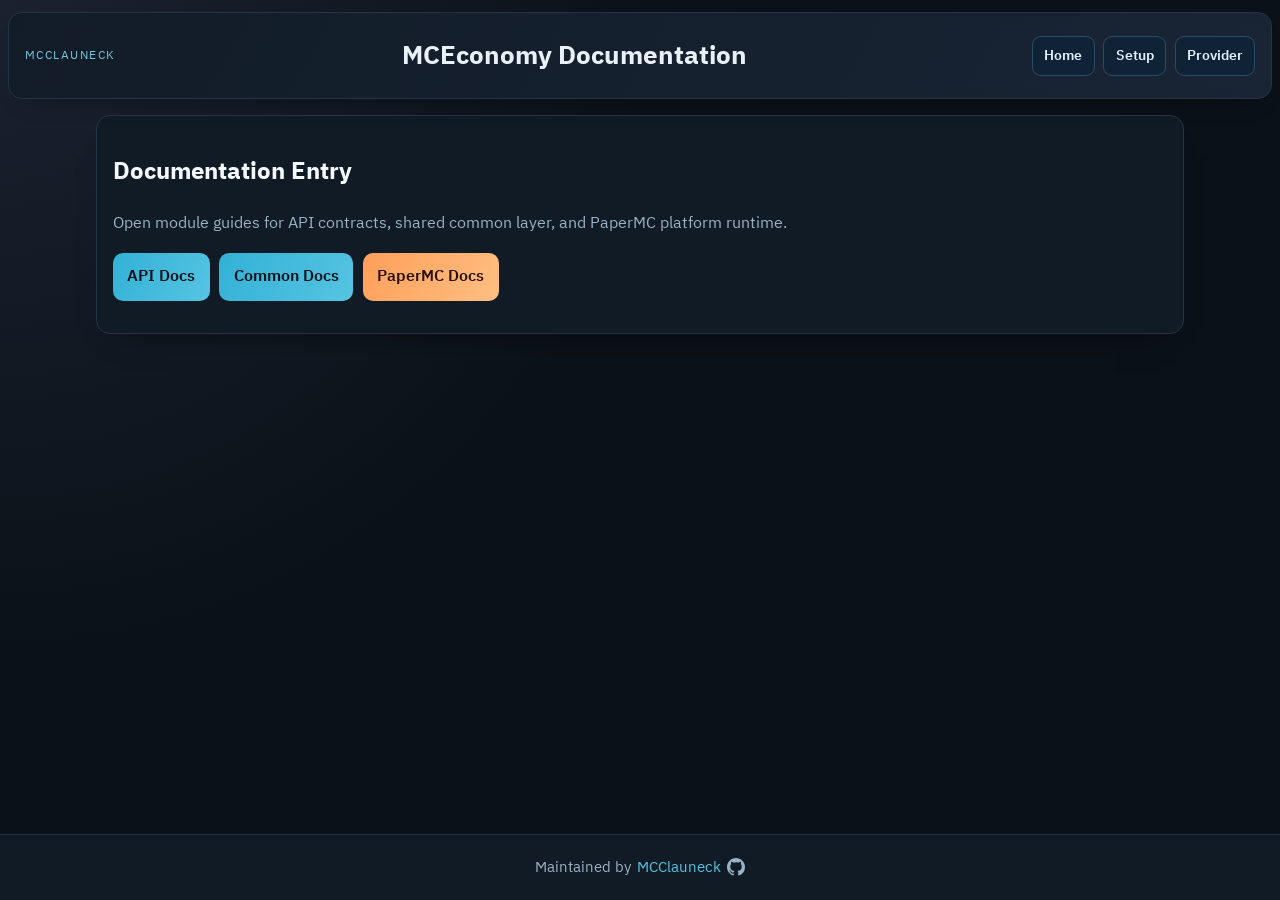
<file: docs/index.html>
<!DOCTYPE html>
<html lang="en">
<head>
  <meta charset="UTF-8" />
  <meta name="viewport" content="width=device-width, initial-scale=1.0" />
  <title>Plugin Docs</title>
  <link rel="stylesheet" href="./css/shared/main.css" />
  <link rel="stylesheet" href="./css/partial/header.css" />
  <link rel="stylesheet" href="./css/partial/footer.css" />
</head>
<body>
  <div id="site-header"></div>

  <main>
    <section class="card">
      <h2>Documentation Entry</h2>
      <p>Open module guides for API contracts, shared common layer, and PaperMC platform runtime.</p>
      <div class="nav-row">
        <a class="button" href="./api/index.html">API Docs</a>
        <a class="button" href="./common/index.html">Common Docs</a>
        <a class="button alt" href="./platforms/papermc/index.html">PaperMC Docs</a>
      </div>
    </section>
  </main>

  <div id="site-footer"></div>

  <script>
    const loadPartial = async (id, path) => {
      const host = document.getElementById(id);
      if (!host) return;
      const res = await fetch(path);
      host.innerHTML = await res.text();
    };

    loadPartial("site-header", "./partial/header.html");
    loadPartial("site-footer", "./partial/footer.html");
  </script>
</body>
</html>
</file>
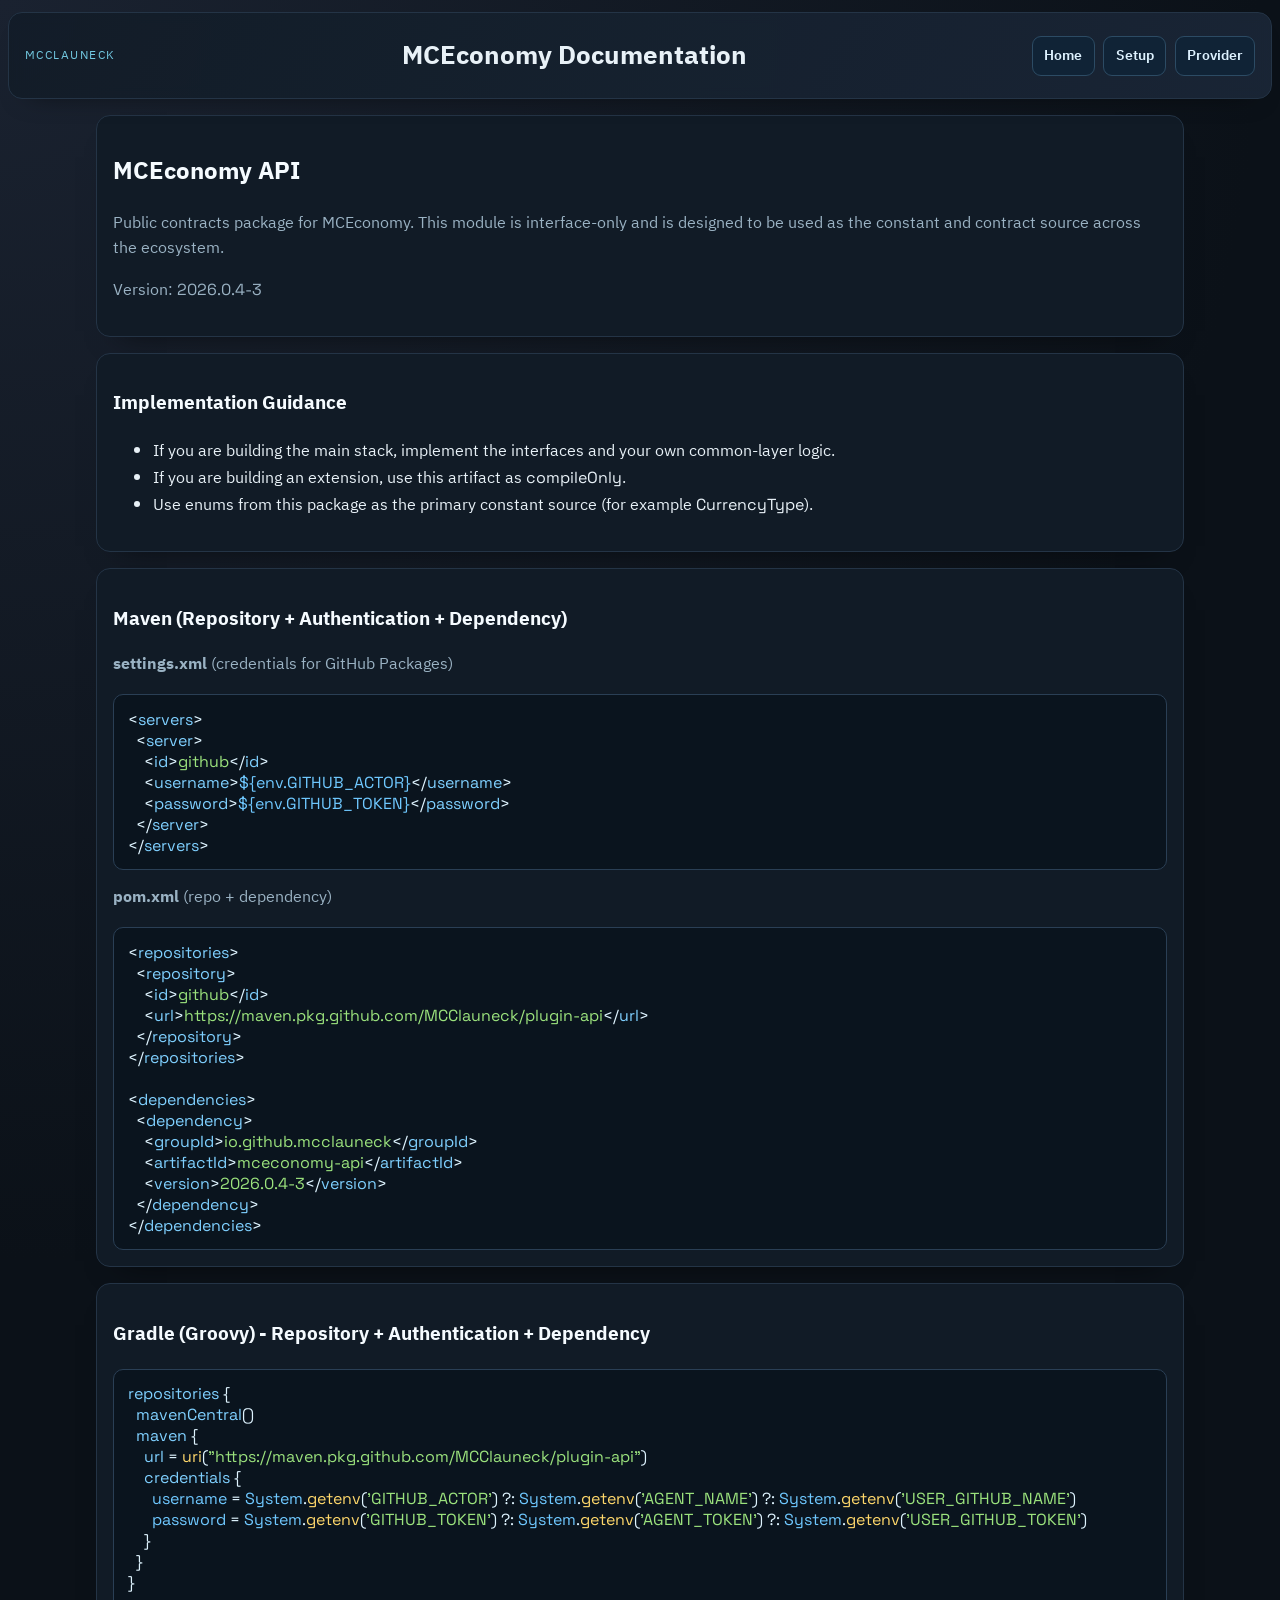
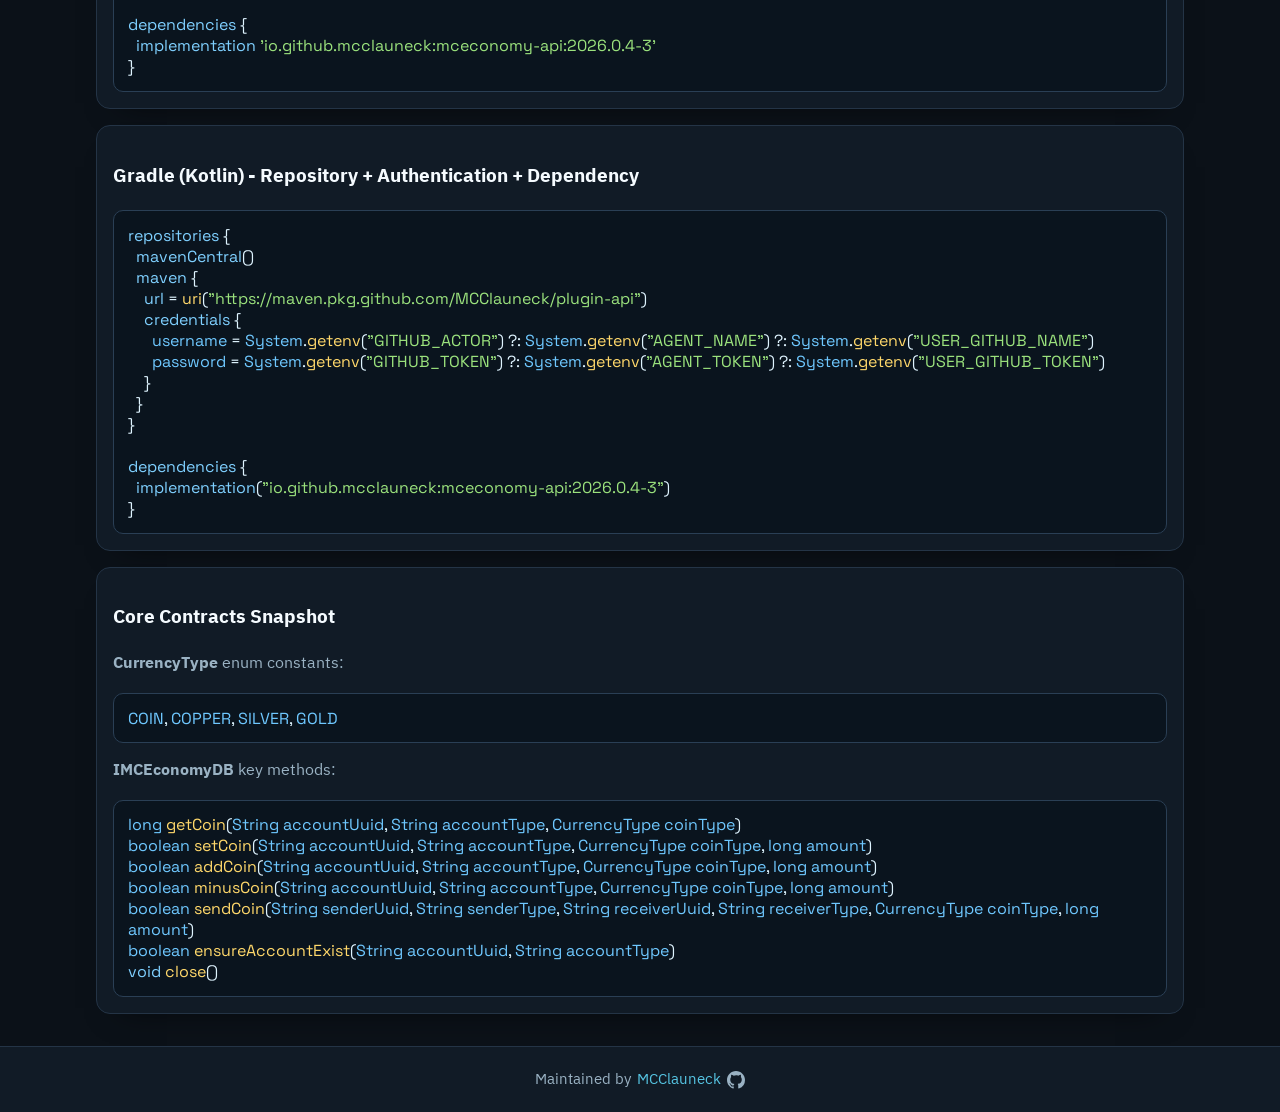
<file: docs/api/index.html>
<!DOCTYPE html>
<html lang="en">
<head>
  <meta charset="UTF-8" />
  <meta name="viewport" content="width=device-width, initial-scale=1.0" />
  <title>MCEconomy API Docs</title>
  <link rel="stylesheet" href="../css/shared/main.css" />
  <link rel="stylesheet" href="../css/partial/header.css" />
  <link rel="stylesheet" href="../css/partial/footer.css" />
</head>
<body>
  <div id="site-header"></div>

  <main>
    <section class="card">
      <h2>MCEconomy API</h2>
      <p>
        Public contracts package for MCEconomy. This module is interface-only and
        is designed to be used as the constant and contract source across the
        ecosystem.
      </p>
      <p>Version: <code>2026.0.4-3</code></p>
    </section>

    <section class="card">
      <h3>Implementation Guidance</h3>
      <ul>
        <li>If you are building the main stack, implement the interfaces and your own common-layer logic.</li>
        <li>If you are building an extension, use this artifact as <code>compileOnly</code>.</li>
        <li>Use enums from this package as the primary constant source (for example <code>CurrencyType</code>).</li>
      </ul>
    </section>

    <section class="card">
      <h3>Maven (Repository + Authentication + Dependency)</h3>
      <p><strong>settings.xml</strong> (credentials for GitHub Packages)</p>
      <pre><code>&lt;servers&gt;
  &lt;server&gt;
    &lt;id&gt;github&lt;/id&gt;
    &lt;username&gt;${env.GITHUB_ACTOR}&lt;/username&gt;
    &lt;password&gt;${env.GITHUB_TOKEN}&lt;/password&gt;
  &lt;/server&gt;
&lt;/servers&gt;</code></pre>

      <p><strong>pom.xml</strong> (repo + dependency)</p>
      <pre><code>&lt;repositories&gt;
  &lt;repository&gt;
    &lt;id&gt;github&lt;/id&gt;
    &lt;url&gt;https://maven.pkg.github.com/MCClauneck/plugin-api&lt;/url&gt;
  &lt;/repository&gt;
&lt;/repositories&gt;

&lt;dependencies&gt;
  &lt;dependency&gt;
    &lt;groupId&gt;io.github.mcclauneck&lt;/groupId&gt;
    &lt;artifactId&gt;mceconomy-api&lt;/artifactId&gt;
    &lt;version&gt;2026.0.4-3&lt;/version&gt;
  &lt;/dependency&gt;
&lt;/dependencies&gt;</code></pre>
    </section>

    <section class="card">
      <h3>Gradle (Groovy) - Repository + Authentication + Dependency</h3>
      <pre><code>repositories {
  mavenCentral()
  maven {
    url = uri("https://maven.pkg.github.com/MCClauneck/plugin-api")
    credentials {
      username = System.getenv('GITHUB_ACTOR') ?: System.getenv('AGENT_NAME') ?: System.getenv('USER_GITHUB_NAME')
      password = System.getenv('GITHUB_TOKEN') ?: System.getenv('AGENT_TOKEN') ?: System.getenv('USER_GITHUB_TOKEN')
    }
  }
}

dependencies {
  implementation 'io.github.mcclauneck:mceconomy-api:2026.0.4-3'
}</code></pre>
    </section>

    <section class="card">
      <h3>Gradle (Kotlin) - Repository + Authentication + Dependency</h3>
      <pre><code>repositories {
  mavenCentral()
  maven {
    url = uri("https://maven.pkg.github.com/MCClauneck/plugin-api")
    credentials {
      username = System.getenv("GITHUB_ACTOR") ?: System.getenv("AGENT_NAME") ?: System.getenv("USER_GITHUB_NAME")
      password = System.getenv("GITHUB_TOKEN") ?: System.getenv("AGENT_TOKEN") ?: System.getenv("USER_GITHUB_TOKEN")
    }
  }
}

dependencies {
  implementation("io.github.mcclauneck:mceconomy-api:2026.0.4-3")
}</code></pre>
    </section>

    <section class="card">
      <h3>Core Contracts Snapshot</h3>
      <p><strong>CurrencyType</strong> enum constants:</p>
      <pre><code>COIN, COPPER, SILVER, GOLD</code></pre>


      <p><strong>IMCEconomyDB</strong> key methods:</p>
      <pre><code>long getCoin(String accountUuid, String accountType, CurrencyType coinType)
boolean setCoin(String accountUuid, String accountType, CurrencyType coinType, long amount)
boolean addCoin(String accountUuid, String accountType, CurrencyType coinType, long amount)
boolean minusCoin(String accountUuid, String accountType, CurrencyType coinType, long amount)
boolean sendCoin(String senderUuid, String senderType, String receiverUuid, String receiverType, CurrencyType coinType, long amount)
boolean ensureAccountExist(String accountUuid, String accountType)
void close()</code></pre>
    </section>
  </main>

  <div id="site-footer"></div>

  <script>
    const loadPartial = async (id, path) => {
      const host = document.getElementById(id);
      if (!host) return;
      const res = await fetch(path);
      host.innerHTML = await res.text();
    };

    loadPartial("site-header", "../partial/header.html");
    loadPartial("site-footer", "../partial/footer.html");
  </script>
  <script src="../js/highlight.js"></script>
</body>
</html>
</file>
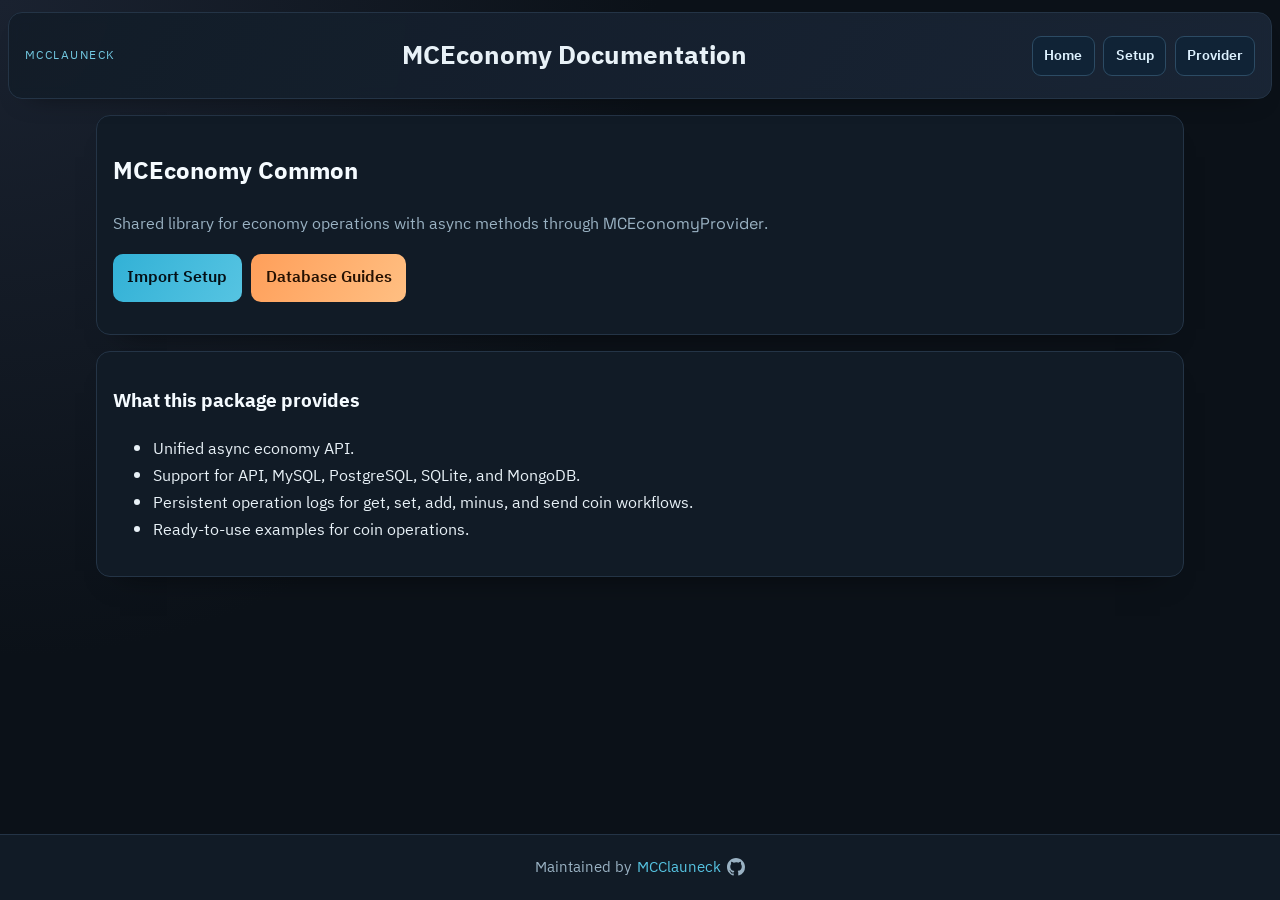
<file: docs/common/index.html>
<!DOCTYPE html>
<html lang="en">
<head>
  <meta charset="UTF-8" />
  <meta name="viewport" content="width=device-width, initial-scale=1.0" />
  <title>MCEconomy Common Docs</title>
  <link rel="stylesheet" href="../css/shared/main.css" />
  <link rel="stylesheet" href="../css/partial/header.css" />
  <link rel="stylesheet" href="../css/partial/footer.css" />
</head>
<body>
  <div id="site-header"></div>

  <main>
    <section class="card">
      <h2>MCEconomy Common</h2>
      <p>
        Shared library for economy operations with async methods through
        <code>MCEconomyProvider</code>.
      </p>
      <div class="nav-row">
        <a class="button" href="./import/index.html">Import Setup</a>
        <a class="button alt" href="./db/index.html">Database Guides</a>
      </div>
    </section>

    <section class="card">
      <h3>What this package provides</h3>
      <ul>
        <li>Unified async economy API.</li>
        <li>Support for API, MySQL, PostgreSQL, SQLite, and MongoDB.</li>
        <li>Persistent operation logs for get, set, add, minus, and send coin workflows.</li>
        <li>Ready-to-use examples for coin operations.</li>
      </ul>
    </section>
  </main>

  <div id="site-footer"></div>

  <script>
    const loadPartial = async (id, path) => {
      const host = document.getElementById(id);
      if (!host) return;
      const res = await fetch(path);
      host.innerHTML = await res.text();
    };

    loadPartial("site-header", "../partial/header.html");
    loadPartial("site-footer", "../partial/footer.html");
  </script>
</body>
</html>
</file>
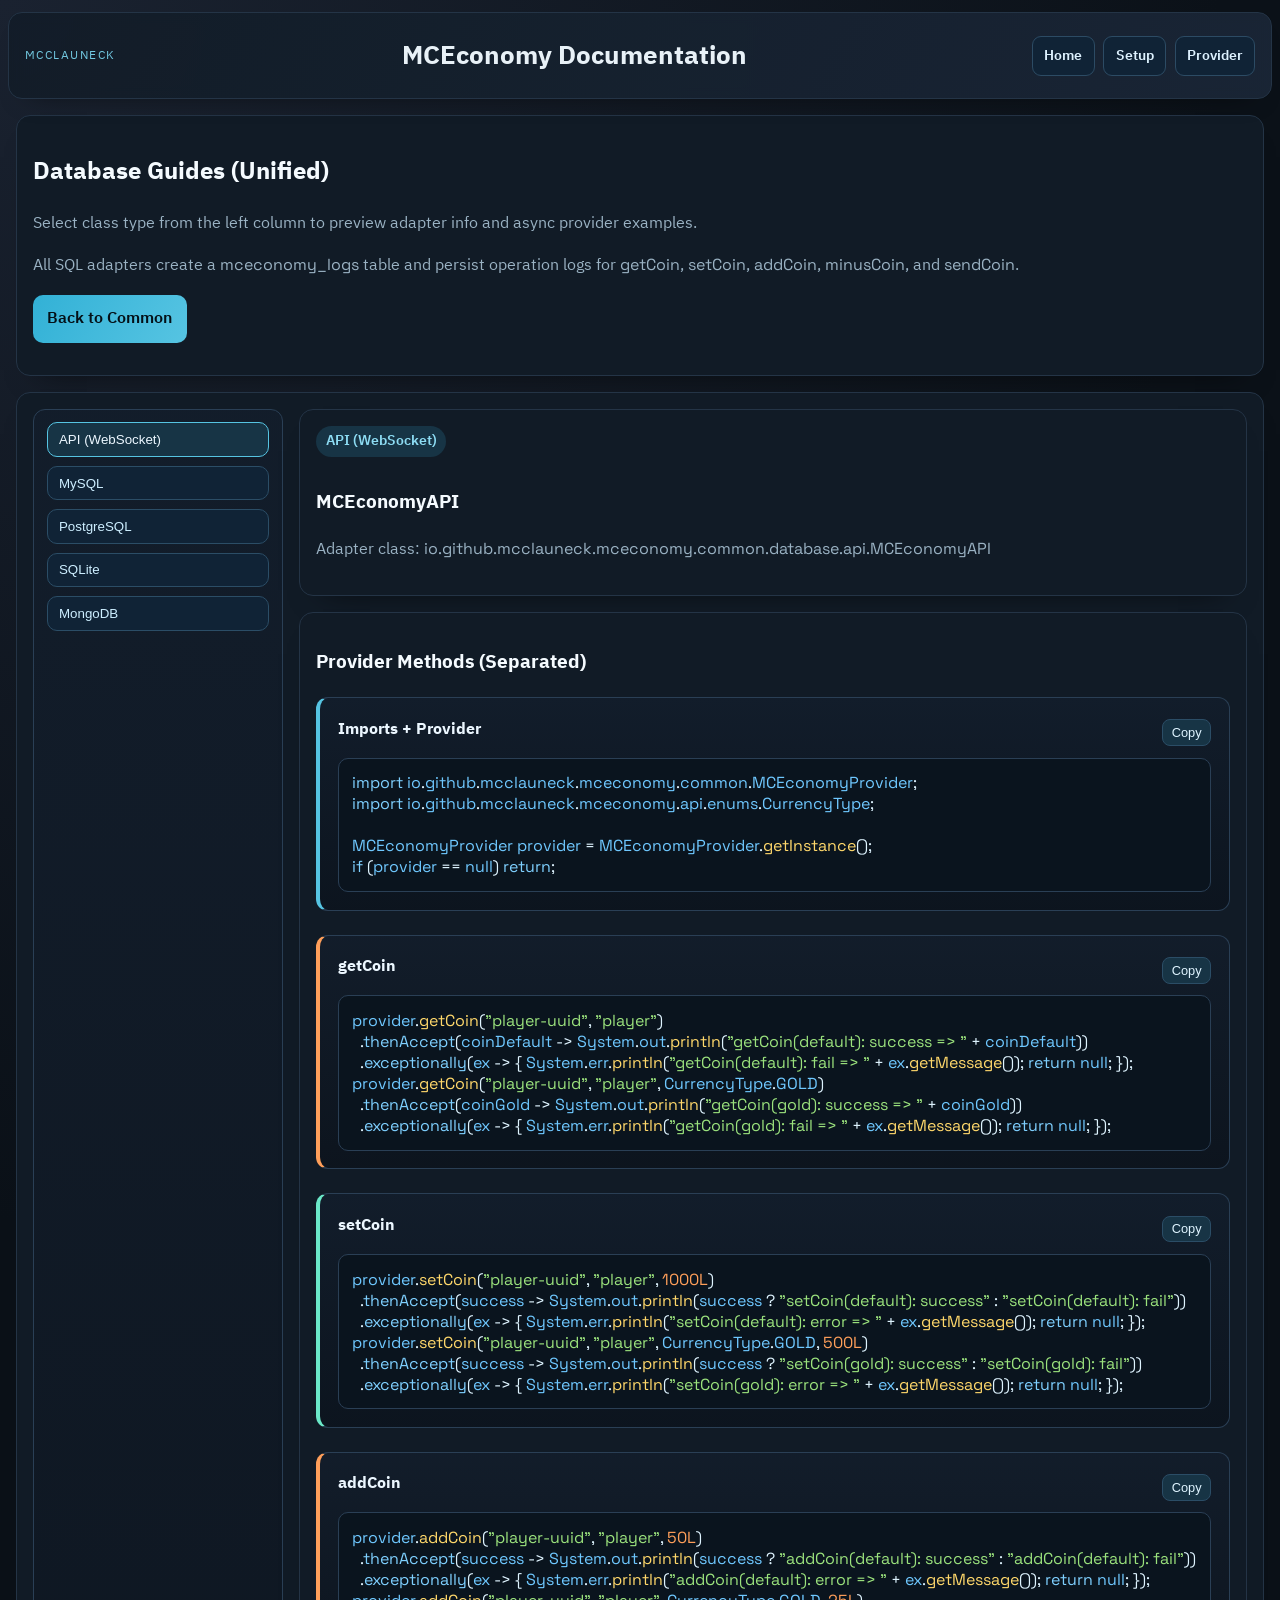
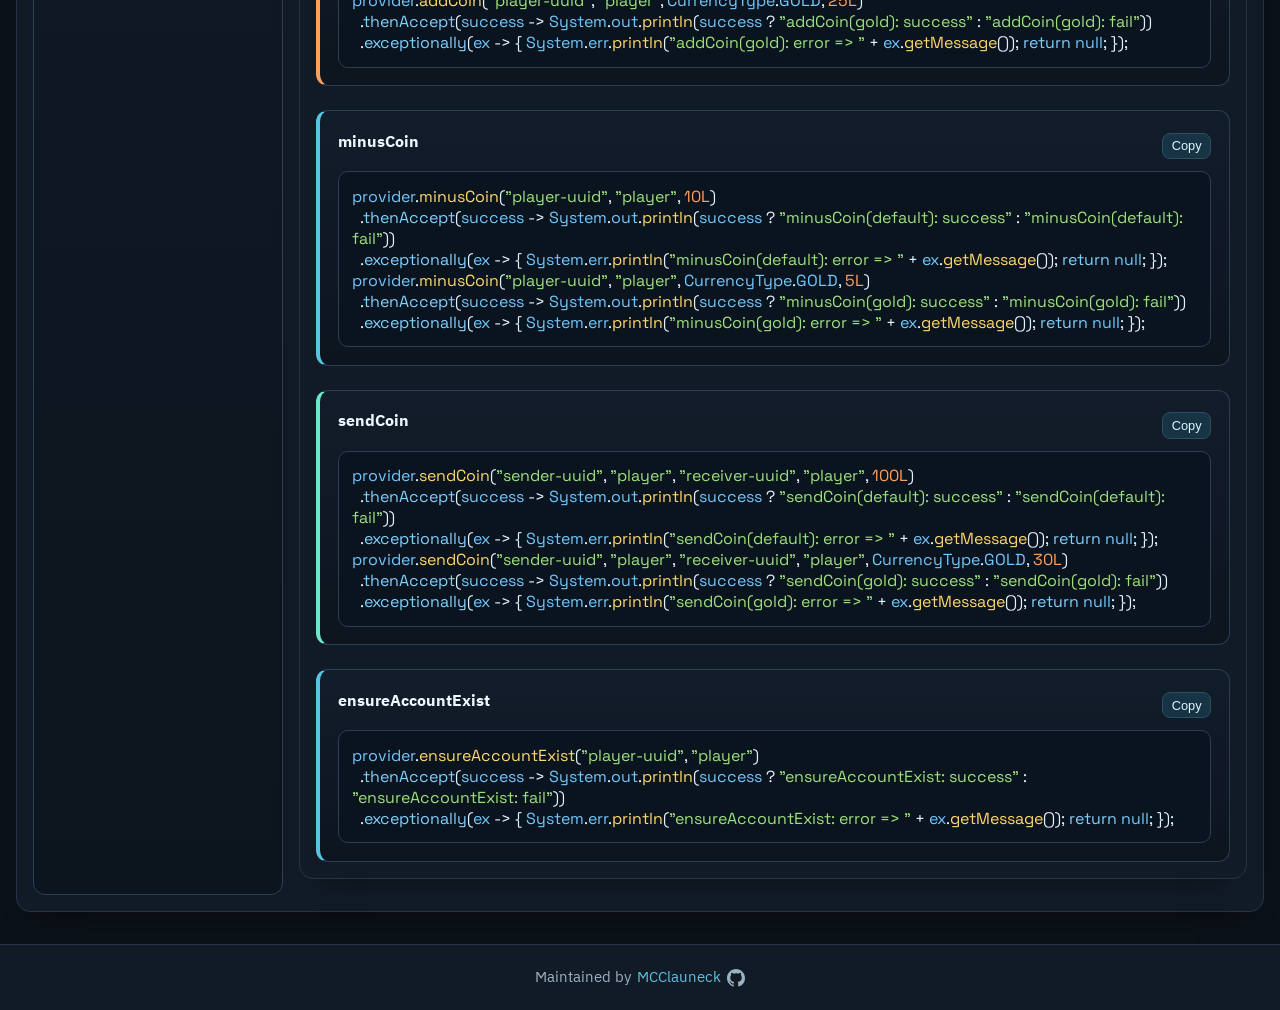
<file: docs/common/db/index.html>
<!DOCTYPE html>
<html lang="en">
<head>
  <meta charset="UTF-8" />
  <meta name="viewport" content="width=device-width, initial-scale=1.0" />
  <title>DB Guide</title>
  <link rel="stylesheet" href="../../css/shared/main.css" />
  <link rel="stylesheet" href="../../css/partial/header.css" />
  <link rel="stylesheet" href="../../css/partial/footer.css" />
  <link rel="stylesheet" href="../../css/db/db.css" />
</head>
<body class="db-page">
  <div id="site-header"></div>

  <main>
    <section class="card">
      <h2>Database Guides (Unified)</h2>
      <p>Select class type from the left column to preview adapter info and async provider examples.</p>
      <p>
        All SQL adapters create a <code>mceconomy_logs</code> table and persist
        operation logs for <code>getCoin</code>, <code>setCoin</code>,
        <code>addCoin</code>, <code>minusCoin</code>, and <code>sendCoin</code>.
      </p>
      <div class="nav-row">
        <a class="button" href="../index.html">Back to Common</a>
      </div>
    </section>

    <section class="card db-layout">
      <aside class="db-selector" id="db-selector"></aside>
      <div class="db-view" id="db-view"></div>
    </section>
  </main>

  <div id="site-footer"></div>

  <script>
    const dbTypes = [
      {
        key: "api",
        label: "API (WebSocket)",
        className: "MCEconomyAPI",
        adapter: "io.github.mcclauneck.mceconomy.common.database.api.MCEconomyAPI"
      },
      {
        key: "mysql",
        label: "MySQL",
        className: "MCEconomyMySQL",
        adapter: "io.github.mcclauneck.mceconomy.common.database.mysql.MCEconomyMySQL"
      },
      {
        key: "postgresql",
        label: "PostgreSQL",
        className: "MCEconomyPostgreSQL",
        adapter: "io.github.mcclauneck.mceconomy.common.database.postgresql.MCEconomyPostgreSQL"
      },
      {
        key: "sqlite",
        label: "SQLite",
        className: "MCEconomySQLite",
        adapter: "io.github.mcclauneck.mceconomy.common.database.sqlite.MCEconomySQLite"
      },
      {
        key: "mongodb",
        label: "MongoDB",
        className: "MCEconomyMongoDB",
        adapter: "io.github.mcclauneck.mceconomy.common.database.mongodb.MCEconomyMongoDB"
      }
    ];

    const providerExamples = `
<div class="function-grid">
  <div class="function-item"><div class="function-head"><h4>Imports + Provider</h4><button class="copy-btn" type="button">Copy</button></div><pre><code>import io.github.mcclauneck.mceconomy.common.MCEconomyProvider;
import io.github.mcclauneck.mceconomy.api.enums.CurrencyType;

MCEconomyProvider provider = MCEconomyProvider.getInstance();
if (provider == null) return;</code></pre></div>

  <div class="function-item"><div class="function-head"><h4>getCoin</h4><button class="copy-btn" type="button">Copy</button></div><pre><code>provider.getCoin("player-uuid", "player")
  .thenAccept(coinDefault -&gt; System.out.println("getCoin(default): success =&gt; " + coinDefault))
  .exceptionally(ex -&gt; { System.err.println("getCoin(default): fail =&gt; " + ex.getMessage()); return null; });
provider.getCoin("player-uuid", "player", CurrencyType.GOLD)
  .thenAccept(coinGold -&gt; System.out.println("getCoin(gold): success =&gt; " + coinGold))
  .exceptionally(ex -&gt; { System.err.println("getCoin(gold): fail =&gt; " + ex.getMessage()); return null; });</code></pre></div>

  <div class="function-item"><div class="function-head"><h4>setCoin</h4><button class="copy-btn" type="button">Copy</button></div><pre><code>provider.setCoin("player-uuid", "player", 1000L)
  .thenAccept(success -&gt; System.out.println(success ? "setCoin(default): success" : "setCoin(default): fail"))
  .exceptionally(ex -&gt; { System.err.println("setCoin(default): error =&gt; " + ex.getMessage()); return null; });
provider.setCoin("player-uuid", "player", CurrencyType.GOLD, 500L)
  .thenAccept(success -&gt; System.out.println(success ? "setCoin(gold): success" : "setCoin(gold): fail"))
  .exceptionally(ex -&gt; { System.err.println("setCoin(gold): error =&gt; " + ex.getMessage()); return null; });</code></pre></div>

  <div class="function-item"><div class="function-head"><h4>addCoin</h4><button class="copy-btn" type="button">Copy</button></div><pre><code>provider.addCoin("player-uuid", "player", 50L)
  .thenAccept(success -&gt; System.out.println(success ? "addCoin(default): success" : "addCoin(default): fail"))
  .exceptionally(ex -&gt; { System.err.println("addCoin(default): error =&gt; " + ex.getMessage()); return null; });
provider.addCoin("player-uuid", "player", CurrencyType.GOLD, 25L)
  .thenAccept(success -&gt; System.out.println(success ? "addCoin(gold): success" : "addCoin(gold): fail"))
  .exceptionally(ex -&gt; { System.err.println("addCoin(gold): error =&gt; " + ex.getMessage()); return null; });</code></pre></div>

  <div class="function-item"><div class="function-head"><h4>minusCoin</h4><button class="copy-btn" type="button">Copy</button></div><pre><code>provider.minusCoin("player-uuid", "player", 10L)
  .thenAccept(success -&gt; System.out.println(success ? "minusCoin(default): success" : "minusCoin(default): fail"))
  .exceptionally(ex -&gt; { System.err.println("minusCoin(default): error =&gt; " + ex.getMessage()); return null; });
provider.minusCoin("player-uuid", "player", CurrencyType.GOLD, 5L)
  .thenAccept(success -&gt; System.out.println(success ? "minusCoin(gold): success" : "minusCoin(gold): fail"))
  .exceptionally(ex -&gt; { System.err.println("minusCoin(gold): error =&gt; " + ex.getMessage()); return null; });</code></pre></div>

  <div class="function-item"><div class="function-head"><h4>sendCoin</h4><button class="copy-btn" type="button">Copy</button></div><pre><code>provider.sendCoin("sender-uuid", "player", "receiver-uuid", "player", 100L)
  .thenAccept(success -&gt; System.out.println(success ? "sendCoin(default): success" : "sendCoin(default): fail"))
  .exceptionally(ex -&gt; { System.err.println("sendCoin(default): error =&gt; " + ex.getMessage()); return null; });
provider.sendCoin("sender-uuid", "player", "receiver-uuid", "player", CurrencyType.GOLD, 30L)
  .thenAccept(success -&gt; System.out.println(success ? "sendCoin(gold): success" : "sendCoin(gold): fail"))
  .exceptionally(ex -&gt; { System.err.println("sendCoin(gold): error =&gt; " + ex.getMessage()); return null; });</code></pre></div>

  <div class="function-item"><div class="function-head"><h4>ensureAccountExist</h4><button class="copy-btn" type="button">Copy</button></div><pre><code>provider.ensureAccountExist("player-uuid", "player")
  .thenAccept(success -&gt; System.out.println(success ? "ensureAccountExist: success" : "ensureAccountExist: fail"))
  .exceptionally(ex -&gt; { System.err.println("ensureAccountExist: error =&gt; " + ex.getMessage()); return null; });</code></pre></div>
</div>`;

    const selectorEl = document.getElementById("db-selector");
    const viewEl = document.getElementById("db-view");

    const renderView = (type) => {
      viewEl.innerHTML = `
        <section class="card">
          <span class="db-badge">${type.label}</span>
          <h3>${type.className}</h3>
          <p>Adapter class: <code>${type.adapter}</code></p>
        </section>
        <section class="card">
          <h3>Provider Methods (Separated)</h3>
          ${providerExamples}
        </section>
      `;

      document.querySelectorAll(".db-selector button").forEach((btn) => {
        btn.classList.toggle("active", btn.dataset.key === type.key);
      });

      if (window.__hlRun) window.__hlRun();

      viewEl.querySelectorAll(".copy-btn").forEach((btn) => {
        btn.addEventListener("click", async () => {
          const card = btn.closest(".function-item");
          const codeEl = card ? card.querySelector("code") : null;
          if (!codeEl) return;
          const original = btn.textContent;
          try {
            await navigator.clipboard.writeText(codeEl.textContent);
            btn.textContent = "Copied";
          } catch {
            btn.textContent = "Failed";
          }
          setTimeout(() => {
            btn.textContent = original;
          }, 1000);
        });
      });
    };

    dbTypes.forEach((type, index) => {
      const button = document.createElement("button");
      button.type = "button";
      button.dataset.key = type.key;
      button.textContent = type.label;
      button.addEventListener("click", () => renderView(type));
      selectorEl.appendChild(button);
      if (index === 0) renderView(type);
    });

    const loadPartial = async (id, path) => {
      const host = document.getElementById(id);
      if (!host) return;
      const res = await fetch(path);
      host.innerHTML = await res.text();
    };

    loadPartial("site-header", "../../partial/header.html");
    loadPartial("site-footer", "../../partial/footer.html");
  </script>
  <script src="../../js/highlight.js"></script>
</body>
</html>
</file>
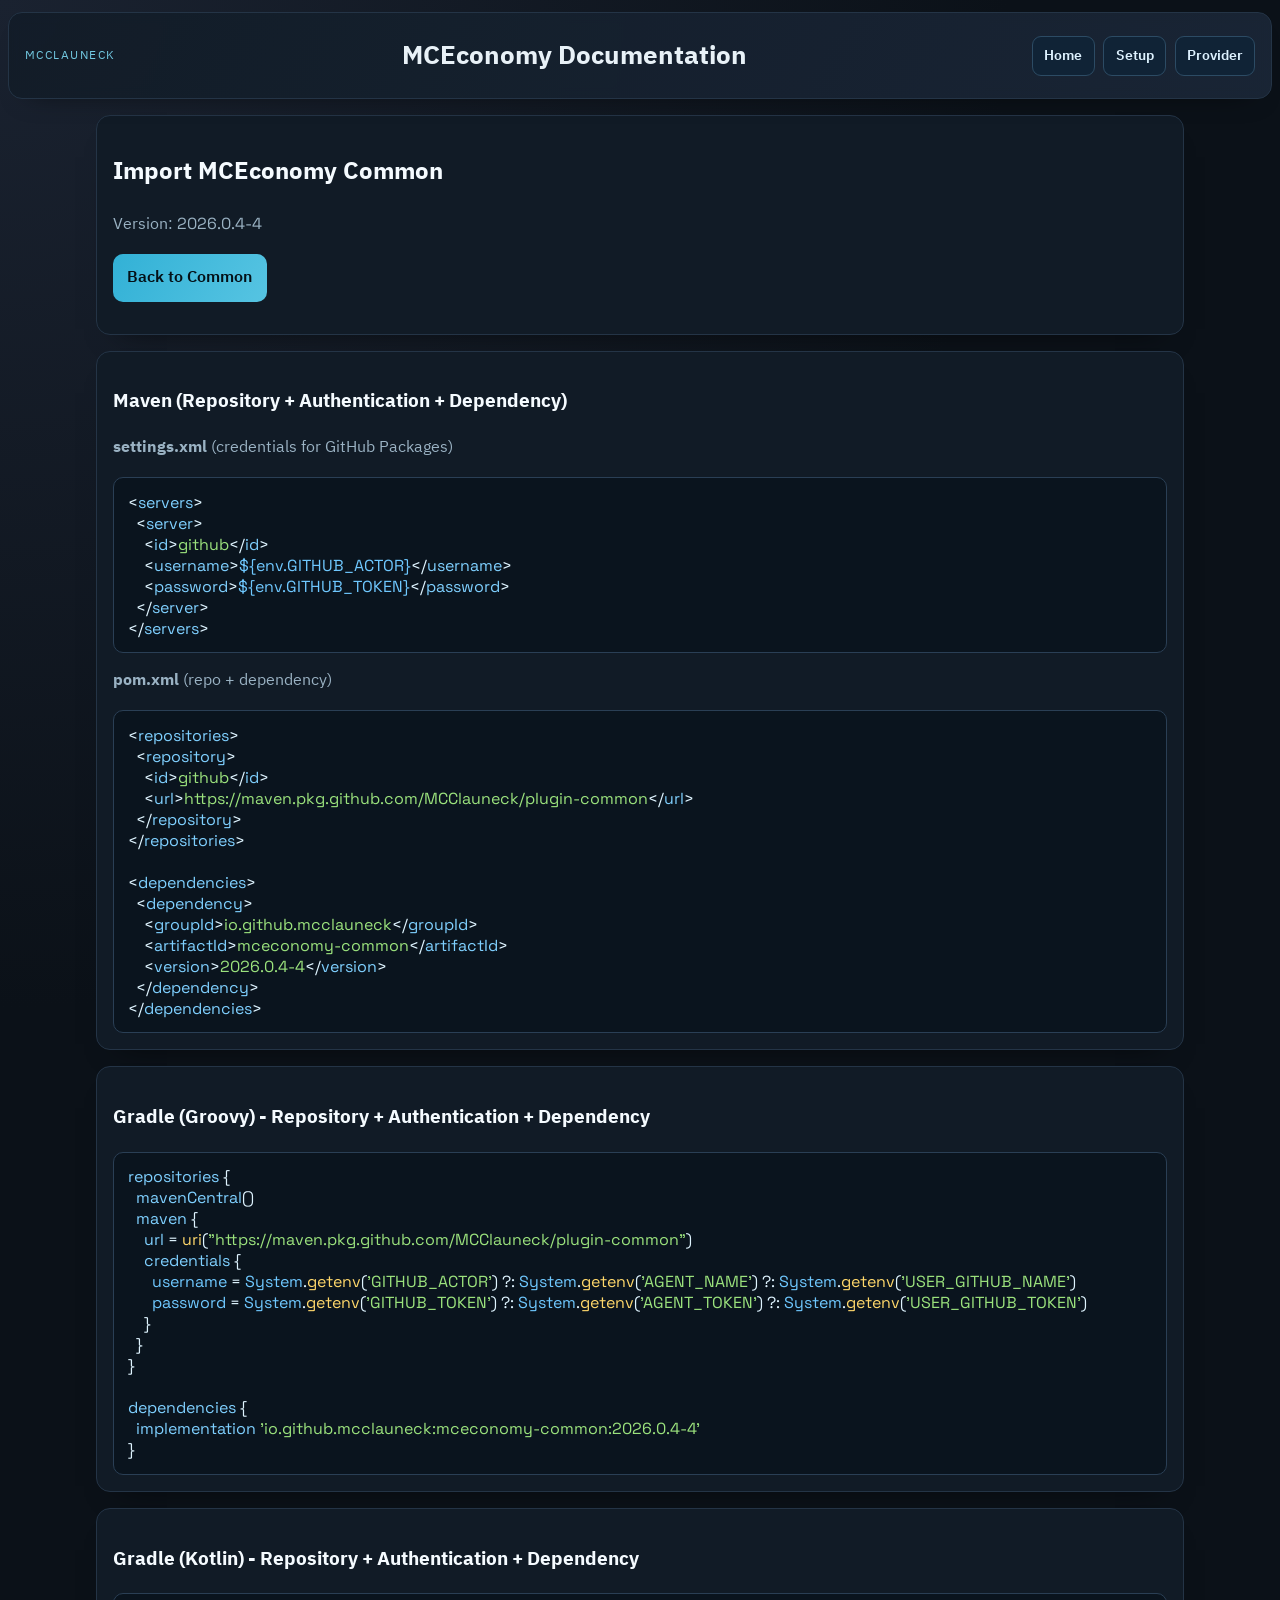
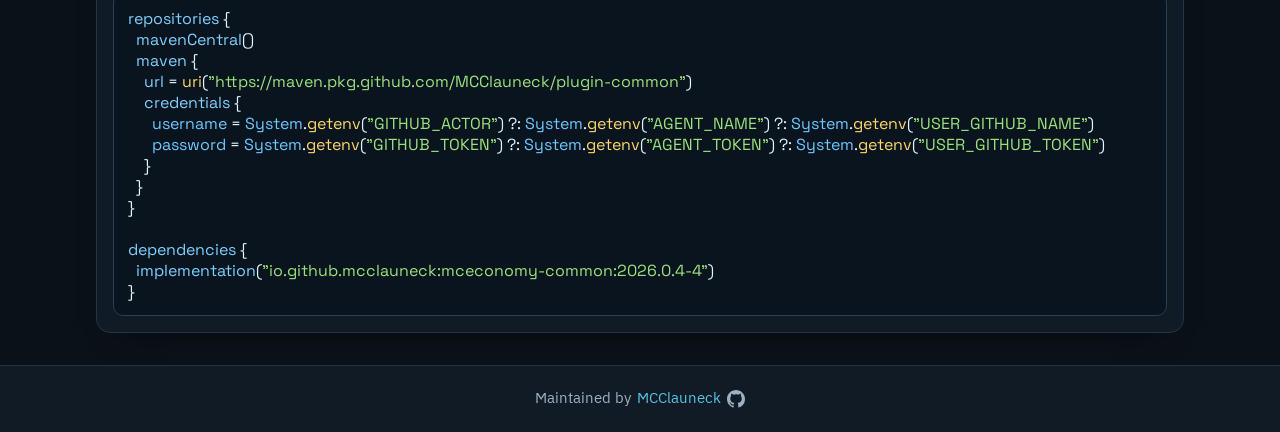
<file: docs/common/import/index.html>
<!DOCTYPE html>
<html lang="en">
<head>
  <meta charset="UTF-8" />
  <meta name="viewport" content="width=device-width, initial-scale=1.0" />
  <title>MCEconomy Common - Import</title>
  <link rel="stylesheet" href="../../css/shared/main.css" />
  <link rel="stylesheet" href="../../css/partial/header.css" />
  <link rel="stylesheet" href="../../css/partial/footer.css" />
</head>
<body>
  <div id="site-header"></div>

  <main>
    <section class="card">
      <h2>Import MCEconomy Common</h2>
      <p>Version: <code>2026.0.4-4</code></p>
      <div class="nav-row">
        <a class="button" href="../index.html">Back to Common</a>
      </div>
    </section>

    <section class="card">
      <h3>Maven (Repository + Authentication + Dependency)</h3>
      <p><strong>settings.xml</strong> (credentials for GitHub Packages)</p>
      <pre><code>&lt;servers&gt;
  &lt;server&gt;
    &lt;id&gt;github&lt;/id&gt;
    &lt;username&gt;${env.GITHUB_ACTOR}&lt;/username&gt;
    &lt;password&gt;${env.GITHUB_TOKEN}&lt;/password&gt;
  &lt;/server&gt;
&lt;/servers&gt;</code></pre>

      <p><strong>pom.xml</strong> (repo + dependency)</p>
      <pre><code>&lt;repositories&gt;
  &lt;repository&gt;
    &lt;id&gt;github&lt;/id&gt;
    &lt;url&gt;https://maven.pkg.github.com/MCClauneck/plugin-common&lt;/url&gt;
  &lt;/repository&gt;
&lt;/repositories&gt;

&lt;dependencies&gt;
  &lt;dependency&gt;
    &lt;groupId&gt;io.github.mcclauneck&lt;/groupId&gt;
    &lt;artifactId&gt;mceconomy-common&lt;/artifactId&gt;
    &lt;version&gt;2026.0.4-4&lt;/version&gt;
  &lt;/dependency&gt;
&lt;/dependencies&gt;</code></pre>
    </section>

    <section class="card">
      <h3>Gradle (Groovy) - Repository + Authentication + Dependency</h3>
      <pre><code>repositories {
  mavenCentral()
  maven {
    url = uri("https://maven.pkg.github.com/MCClauneck/plugin-common")
    credentials {
      username = System.getenv('GITHUB_ACTOR') ?: System.getenv('AGENT_NAME') ?: System.getenv('USER_GITHUB_NAME')
      password = System.getenv('GITHUB_TOKEN') ?: System.getenv('AGENT_TOKEN') ?: System.getenv('USER_GITHUB_TOKEN')
    }
  }
}

dependencies {
  implementation 'io.github.mcclauneck:mceconomy-common:2026.0.4-4'
}</code></pre>
    </section>

    <section class="card">
      <h3>Gradle (Kotlin) - Repository + Authentication + Dependency</h3>
      <pre><code>repositories {
  mavenCentral()
  maven {
    url = uri("https://maven.pkg.github.com/MCClauneck/plugin-common")
    credentials {
      username = System.getenv("GITHUB_ACTOR") ?: System.getenv("AGENT_NAME") ?: System.getenv("USER_GITHUB_NAME")
      password = System.getenv("GITHUB_TOKEN") ?: System.getenv("AGENT_TOKEN") ?: System.getenv("USER_GITHUB_TOKEN")
    }
  }
}

dependencies {
  implementation("io.github.mcclauneck:mceconomy-common:2026.0.4-4")
}</code></pre>
    </section>
  </main>

  <div id="site-footer"></div>

  <script>
    const loadPartial = async (id, path) => {
      const host = document.getElementById(id);
      if (!host) return;
      const res = await fetch(path);
      host.innerHTML = await res.text();
    };

    loadPartial("site-header", "../../partial/header.html");
    loadPartial("site-footer", "../../partial/footer.html");
  </script>
  <script src="../../js/highlight.js"></script>
</body>
</html>
</file>
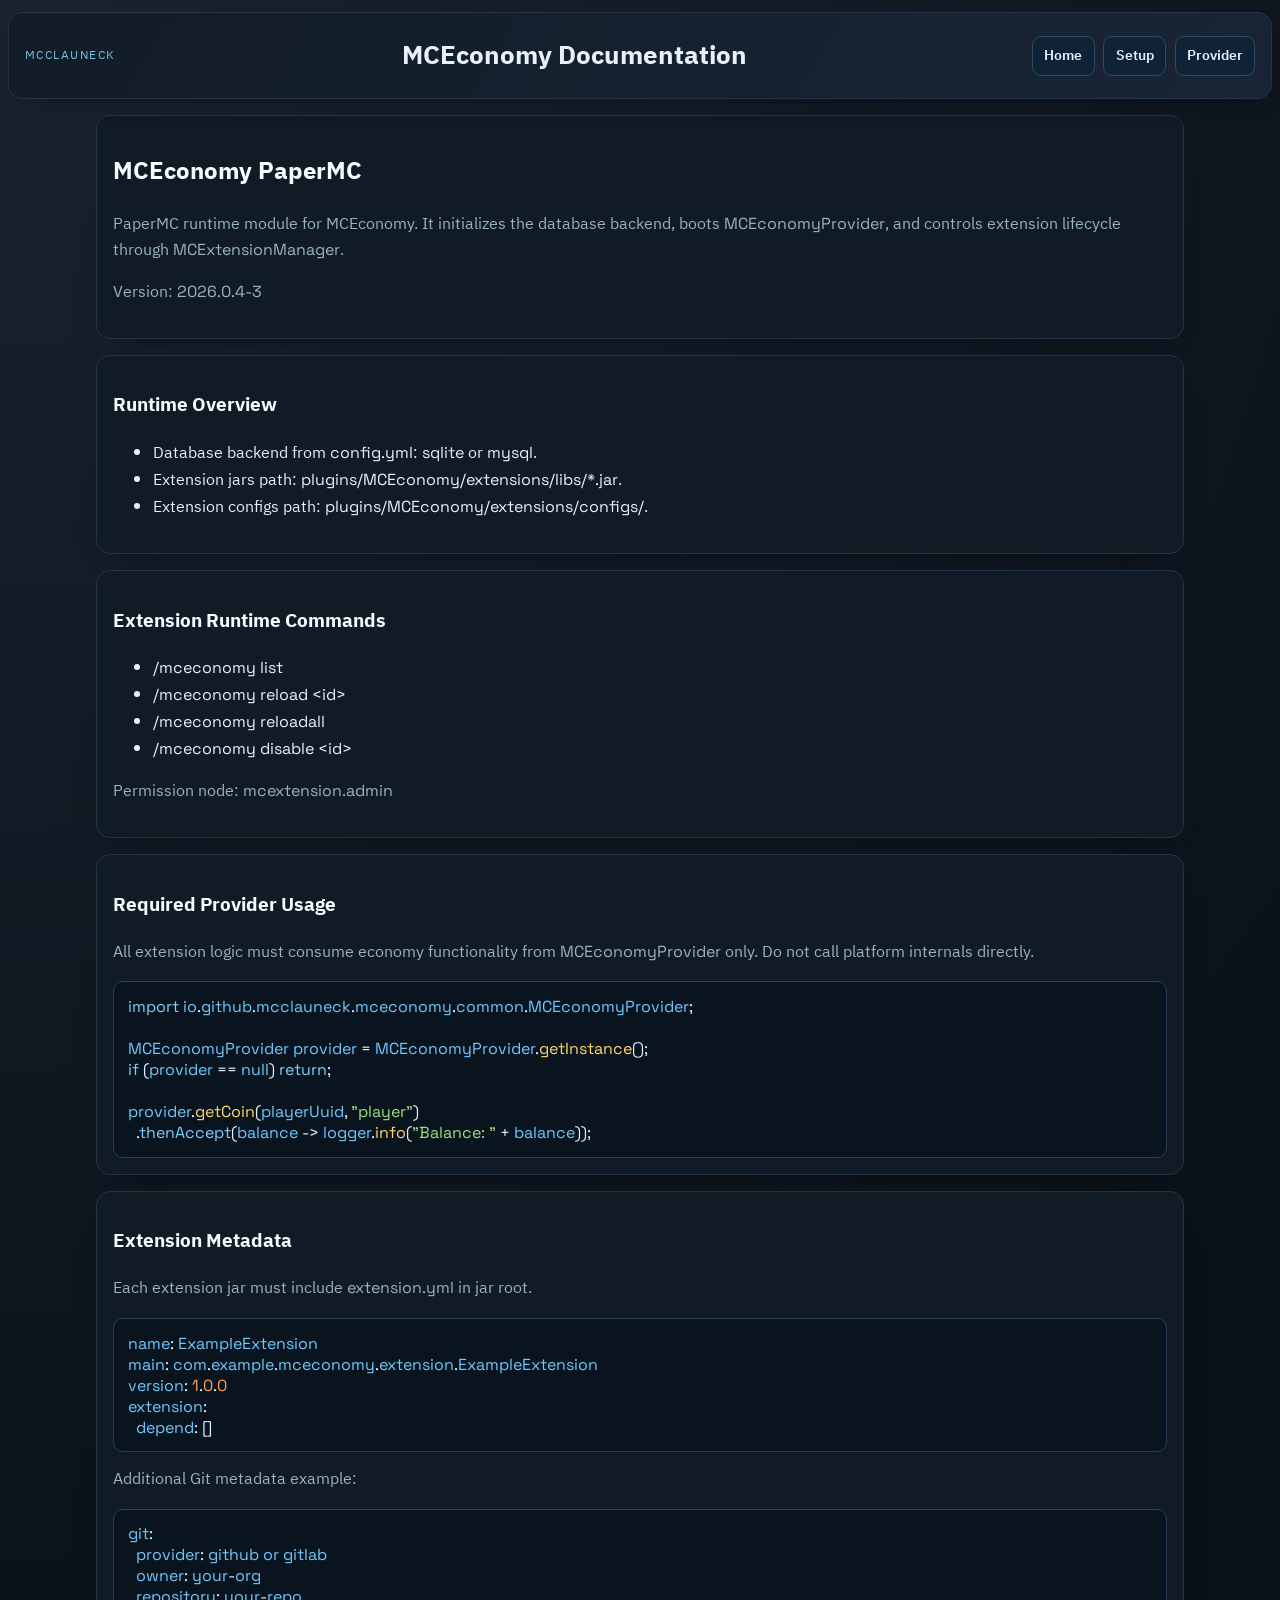
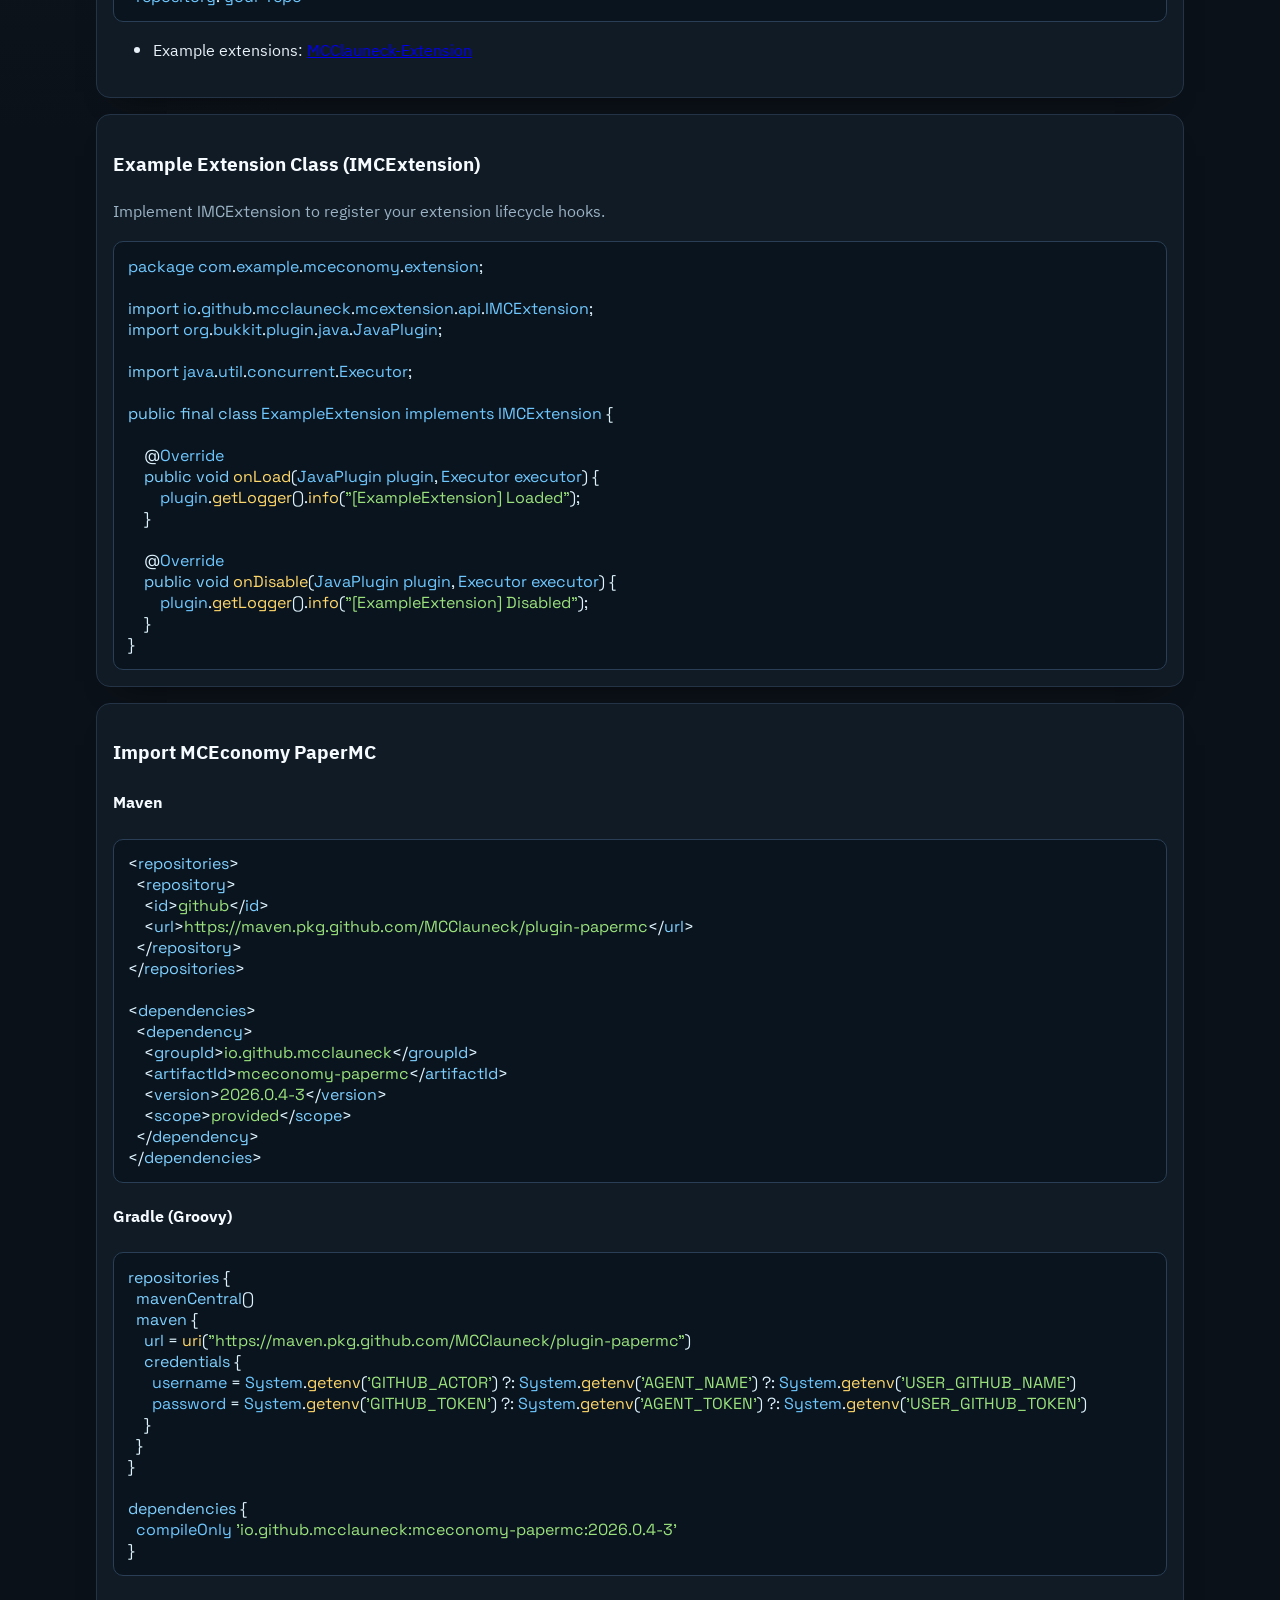
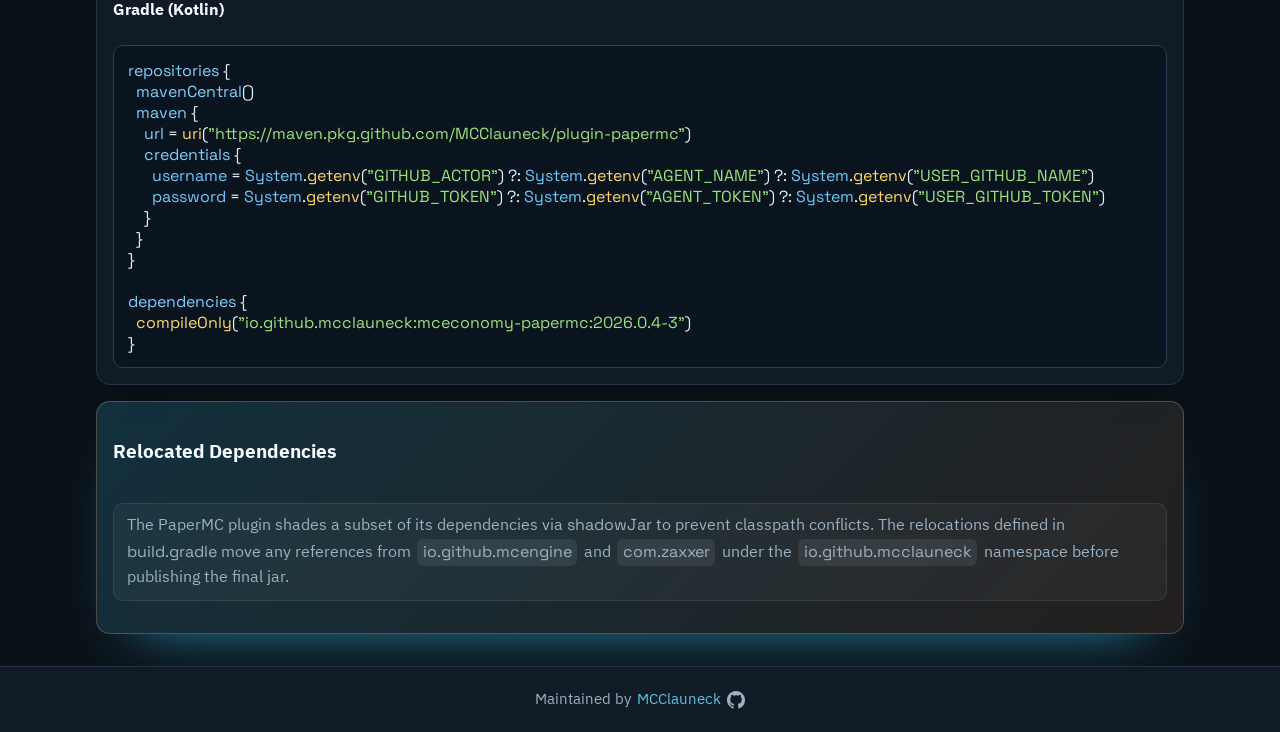
<file: docs/platforms/papermc/index.html>
<!DOCTYPE html>
<html lang="en">
<head>
  <meta charset="UTF-8" />
  <meta name="viewport" content="width=device-width, initial-scale=1.0" />
  <title>MCEconomy PaperMC Docs</title>
  <link rel="stylesheet" href="../../css/shared/main.css" />
  <link rel="stylesheet" href="../../css/partial/header.css" />
  <link rel="stylesheet" href="../../css/partial/footer.css" />
</head>
<body>
  <div id="site-header"></div>

  <main>
    <section class="card">
      <h2>MCEconomy PaperMC</h2>
      <p>
        PaperMC runtime module for MCEconomy. It initializes the database backend,
        boots <code>MCEconomyProvider</code>, and controls extension lifecycle through
        <code>MCExtensionManager</code>.
      </p>
      <p>Version: <code>2026.0.4-3</code></p>
    </section>

    <section class="card">
      <h3>Runtime Overview</h3>
      <ul>
        <li>Database backend from <code>config.yml</code>: <code>sqlite</code> or <code>mysql</code>.</li>
        <li>Extension jars path: <code>plugins/MCEconomy/extensions/libs/*.jar</code>.</li>
        <li>Extension configs path: <code>plugins/MCEconomy/extensions/configs/</code>.</li>
      </ul>
    </section>

    <section class="card">
      <h3>Extension Runtime Commands</h3>
      <ul>
        <li><code>/mceconomy list</code></li>
        <li><code>/mceconomy reload &lt;id&gt;</code></li>
        <li><code>/mceconomy reloadall</code></li>
        <li><code>/mceconomy disable &lt;id&gt;</code></li>
      </ul>
      <p>Permission node: <code>mcextension.admin</code></p>
    </section>

    <section class="card">
      <h3>Required Provider Usage</h3>
      <p>
        All extension logic must consume economy functionality from
        <code>MCEconomyProvider</code> only. Do not call platform internals directly.
      </p>
      <pre><code>import io.github.mcclauneck.mceconomy.common.MCEconomyProvider;

MCEconomyProvider provider = MCEconomyProvider.getInstance();
if (provider == null) return;

provider.getCoin(playerUuid, "player")
  .thenAccept(balance -> logger.info("Balance: " + balance));</code></pre>
    </section>

    <section class="card">
      <h3>Extension Metadata</h3>
      <p>Each extension jar must include <code>extension.yml</code> in jar root.</p>
      <pre><code>name: ExampleExtension
main: com.example.mceconomy.extension.ExampleExtension
version: 1.0.0
extension:
  depend: []</code></pre>
      <p>Additional Git metadata example:</p>
      <pre><code>git:
  provider: github or gitlab
  owner: your-org
  repository: your-repo</code></pre>
      <ul>
        <li>
          Example extensions: <a href="https://github.com/MCClauneck-Extension" target="_blank" rel="noreferrer noopener">MCClauneck-Extension</a>
        </li>
      </ul>
    </section>

    <section class="card">
      <h3>Example Extension Class (IMCExtension)</h3>
      <p>
        Implement <code>IMCExtension</code> to register your extension lifecycle hooks.
      </p>
      <pre><code>package com.example.mceconomy.extension;

import io.github.mcclauneck.mcextension.api.IMCExtension;
import org.bukkit.plugin.java.JavaPlugin;

import java.util.concurrent.Executor;

public final class ExampleExtension implements IMCExtension {

    @Override
    public void onLoad(JavaPlugin plugin, Executor executor) {
        plugin.getLogger().info("[ExampleExtension] Loaded");
    }

    @Override
    public void onDisable(JavaPlugin plugin, Executor executor) {
        plugin.getLogger().info("[ExampleExtension] Disabled");
    }
}</code></pre>
    </section>

    <section class="card">
      <h3>Import MCEconomy PaperMC</h3>
      <h4>Maven</h4>
      <pre><code>&lt;repositories&gt;
  &lt;repository&gt;
    &lt;id&gt;github&lt;/id&gt;
    &lt;url&gt;https://maven.pkg.github.com/MCClauneck/plugin-papermc&lt;/url&gt;
  &lt;/repository&gt;
&lt;/repositories&gt;

&lt;dependencies&gt;
  &lt;dependency&gt;
    &lt;groupId&gt;io.github.mcclauneck&lt;/groupId&gt;
    &lt;artifactId&gt;mceconomy-papermc&lt;/artifactId&gt;
    &lt;version&gt;2026.0.4-3&lt;/version&gt;
    &lt;scope&gt;provided&lt;/scope&gt;
  &lt;/dependency&gt;
&lt;/dependencies&gt;</code></pre>

      <h4>Gradle (Groovy)</h4>
      <pre><code>repositories {
  mavenCentral()
  maven {
    url = uri("https://maven.pkg.github.com/MCClauneck/plugin-papermc")
    credentials {
      username = System.getenv('GITHUB_ACTOR') ?: System.getenv('AGENT_NAME') ?: System.getenv('USER_GITHUB_NAME')
      password = System.getenv('GITHUB_TOKEN') ?: System.getenv('AGENT_TOKEN') ?: System.getenv('USER_GITHUB_TOKEN')
    }
  }
}

dependencies {
  compileOnly 'io.github.mcclauneck:mceconomy-papermc:2026.0.4-3'
}</code></pre>

      <h4>Gradle (Kotlin)</h4>
      <pre><code>repositories {
  mavenCentral()
  maven {
    url = uri("https://maven.pkg.github.com/MCClauneck/plugin-papermc")
    credentials {
      username = System.getenv("GITHUB_ACTOR") ?: System.getenv("AGENT_NAME") ?: System.getenv("USER_GITHUB_NAME")
      password = System.getenv("GITHUB_TOKEN") ?: System.getenv("AGENT_TOKEN") ?: System.getenv("USER_GITHUB_TOKEN")
    }
  }
}

dependencies {
  compileOnly("io.github.mcclauneck:mceconomy-papermc:2026.0.4-3")
}</code></pre>
    </section>

    <section class="card card--highlight">
      <h3>Relocated Dependencies</h3>
      <p class="highlight-text">
        The PaperMC plugin shades a subset of its dependencies via <code>shadowJar</code>
        to prevent classpath conflicts. The relocations defined in <code>build.gradle</code>
        move any references from <code class="relocated-term">io.github.mcengine</code> and
        <code class="relocated-term">com.zaxxer</code>
        under the <code class="relocated-term">io.github.mcclauneck</code> namespace before
        publishing the final jar.
      </p>
    </section>
  </main>

  <div id="site-footer"></div>

  <script>
    const loadPartial = async (id, path) => {
      const host = document.getElementById(id);
      if (!host) return;
      const res = await fetch(path);
      host.innerHTML = await res.text();
    };

    loadPartial("site-header", "../../partial/header.html");
    loadPartial("site-footer", "../../partial/footer.html");
  </script>
  <script src="../../js/highlight.js"></script>
</body>
</html>
</file>
<file: docs/css/shared/main.css>
@import url("https://fonts.googleapis.com/css2?family=Space+Grotesk:wght@400;600;700&family=IBM+Plex+Sans+Thai:wght@400;600&display=swap");

:root {
  --bg: #0b1118;
  --surface: #111b26;
  --surface-soft: #162231;
  --text: #e8f1f7;
  --muted: #9ab2c3;
  --line: #243446;
  --primary: #32b1d6;
  --accent: #ff9f5a;
}

* {
  box-sizing: border-box;
}

* {
  scrollbar-width: thin;
  scrollbar-color: #3a5874 #0f1a26;
}

body {
  margin: 0;
  font-family: "IBM Plex Sans Thai", "Space Grotesk", sans-serif;
  background: radial-gradient(circle at 0% 0%, #1a2230 0, #0b1118 42%, #0b1118 100%);
  color: var(--text);
  min-height: 100vh;
  display: flex;
  flex-direction: column;
}

main {
  max-width: 1120px;
  margin: 0 auto;
  padding: 1rem;
  width: 100%;
  flex: 1;
}

.card {
  background: var(--surface);
  border: 1px solid var(--line);
  border-radius: 14px;
  padding: 1rem;
  margin-bottom: 1rem;
  box-shadow: 0 18px 30px -24px rgba(0, 0, 0, 0.7);
}

.card--highlight {
  background: linear-gradient(135deg, rgba(50, 177, 214, 0.2), rgba(255, 159, 90, 0.1));
  border-color: rgba(255, 255, 255, 0.2);
  box-shadow: 0 30px 60px -40px rgba(50, 177, 214, 0.9);
}

.highlight-text {
  background: rgba(255, 255, 255, 0.04);
  padding: 0.6rem 0.8rem;
  border-radius: 10px;
  border: 1px solid rgba(255, 255, 255, 0.08);
  display: inline-block;
}

.relocated-term {
  background: rgba(255, 255, 255, 0.08);
  border-radius: 6px;
  padding: 0.05rem 0.35rem;
  margin: 0 0.15rem;
  display: inline-block;
}

.grid {
  display: grid;
  grid-template-columns: repeat(auto-fit, minmax(220px, 1fr));
  gap: 0.8rem;
}

a.button {
  display: inline-block;
  padding: 0.65rem 0.9rem;
  border-radius: 10px;
  text-decoration: none;
  font-weight: 600;
  color: #041017;
  background: linear-gradient(120deg, var(--primary), #56c4e2);
}

a.button.alt {
  color: #251102;
  background: linear-gradient(120deg, var(--accent), #ffbf82);
}

pre {
  margin: 0;
  padding: 0.85rem;
  overflow-y: auto;
  overflow-x: hidden;
  max-width: 100%;
  border-radius: 10px;
  border: 1px solid #2a3f55;
  background: #0a141e;
  color: #dff4ff;
}

code {
  display: inline;
  min-width: 0;
  white-space: pre-wrap;
  overflow-wrap: anywhere;
  font-family: "Space Grotesk", monospace;
}

pre code {
  display: block;
}

/* simple syntax colors */
.token-keyword { color: #7fd0ff; }
.token-type { color: #f7c46c; }
.token-string { color: #9be27d; }
.token-number { color: #ff9f5a; }
.token-comment { color: #7b8ca3; font-style: italic; }
.token-variable { color: #6fc8ff; }
.token-function { color: #ffd86b; }

pre::-webkit-scrollbar,
code::-webkit-scrollbar,
body::-webkit-scrollbar {
  height: 10px;
  width: 10px;
}

pre::-webkit-scrollbar-track,
code::-webkit-scrollbar-track,
body::-webkit-scrollbar-track {
  background: #0f1a26;
}

pre::-webkit-scrollbar-thumb,
code::-webkit-scrollbar-thumb,
body::-webkit-scrollbar-thumb {
  background: linear-gradient(180deg, #3d9fbe, #2f6f9f);
  border-radius: 999px;
  border: 2px solid #0f1a26;
}

h2,
h3,
h4 {
  color: #f5fbff;
}

.nav-row {
  display: flex;
  flex-wrap: wrap;
  gap: 0.6rem;
  margin: 0.9rem 0 1rem;
}

p {
  line-height: 1.55;
  color: var(--muted);
}
</file>
<file: docs/css/partial/header.css>
.site-header-shell {
  position: sticky;
  top: 0.75rem;
  z-index: 40;
  width: min(1400px, calc(100% - 1rem));
  margin: 0.75rem auto 0;
  border: 1px solid #243446;
  border-radius: 14px;
  background: linear-gradient(120deg, rgba(18, 28, 40, 0.96), rgba(26, 38, 54, 0.96));
  backdrop-filter: blur(6px);
  box-shadow: 0 14px 28px -22px rgba(0, 0, 0, 0.7);
}

.site-header-inner {
  display: grid;
  grid-template-columns: auto 1fr auto;
  align-items: center;
  gap: 1rem;
  padding: 1rem 1rem 0.95rem;
}

.site-brand {
  justify-self: start;
}

.site-title-wrap {
  text-align: center;
  justify-self: center;
}

.site-kicker {
  margin: 0;
  font-size: 0.78rem;
  letter-spacing: 0.12em;
  text-transform: uppercase;
  color: #72c8e0;
}

.site-kicker a {
  color: inherit;
  text-decoration: none;
}

.site-kicker a:hover {
  text-decoration: underline;
}

.site-title {
  margin: 0.35rem 0;
  font-size: clamp(1.4rem, 2vw, 2rem);
  color: #e8f1f7;
}

.site-nav {
  display: flex;
  gap: 0.55rem;
  flex-wrap: wrap;
  justify-content: flex-end;
}

.site-nav a {
  text-decoration: none;
  font-weight: 600;
  font-size: 0.86rem;
  padding: 0.5rem 0.7rem;
  border-radius: 9px;
  border: 1px solid #2c4b64;
  color: #def2ff;
  background: #102336;
}

.site-nav a:hover {
  border-color: #56c4e2;
  background: #173445;
}

@media (max-width: 900px) {
  .site-header-shell {
    top: 0.5rem;
    width: calc(100% - 0.75rem);
    margin-top: 0.5rem;
  }

  .site-header-inner {
    grid-template-columns: 1fr;
    justify-items: flex-start;
  }

  .site-nav {
    width: 100%;
    justify-content: flex-start;
  }
}
</file>
<file: docs/css/partial/footer.css>
.site-footer-shell {
  border-top: 1px solid #243446;
  margin-top: auto;
  background: #111b26;
}

.site-footer-inner {
  max-width: 1120px;
  margin: 0 auto;
  padding: 1rem;
  color: #9ab2c3;
  font-size: 0.95rem;
  text-align: center;
}

.site-footer-inner p {
  margin: 0.3rem 0;
}

.footer-maintainer {
  display: inline-flex;
  align-items: center;
  gap: 0.35rem;
}

.footer-gh-icon svg {
  display: block;
}

.site-footer-inner a {
  color: #56c4e2;
  text-decoration: none;
}

.site-footer-inner a:hover {
  text-decoration: underline;
}
</file>
<file: docs/css/db/db.css>
.db-badge {
  display: inline-block;
  padding: 0.3rem 0.6rem;
  border-radius: 999px;
  background: #173445;
  color: #8ddcf3;
  font-size: 0.85rem;
  font-weight: 600;
  margin-bottom: 0.7rem;
}

.function-list {
  margin: 0;
  padding-left: 1.1rem;
}

.function-list li {
  margin: 0.3rem 0;
  color: #bdd0dc;
}

.function-grid {
  display: grid;
  gap: 1.5rem;
  min-width: 0;
  margin-top: 0.75rem;
}

.function-item {
  border: 1px solid #2a3f55;
  border-left: 4px solid #56c4e2;
  border-radius: 12px;
  background: linear-gradient(180deg, rgba(18, 29, 43, 0.96), rgba(12, 20, 30, 0.96));
  padding: 1.1rem;
  min-width: 0;
  overflow: hidden;
}

.function-item:nth-child(2n) {
  border-left-color: #ff9f5a;
}

.function-item:nth-child(3n) {
  border-left-color: #6be8c8;
}

.function-item h4 {
  margin: 0 0 0.45rem;
  color: #ecf7ff;
}

.function-head {
  display: flex;
  align-items: center;
  justify-content: space-between;
  gap: 0.6rem;
}

.copy-btn {
  border: 1px solid #2b4d66;
  border-radius: 8px;
  background: #173445;
  color: #dff4ff;
  padding: 0.3rem 0.55rem;
  cursor: pointer;
  font-size: 0.8rem;
}

.copy-btn:hover {
  border-color: #56c4e2;
}

.function-item pre {
  margin-top: 0.5rem;
  overflow-x: hidden;
  overflow-y: hidden;
}

.db-layout {
  display: grid;
  grid-template-columns: 250px minmax(0, 1fr);
  gap: 1rem;
}

.db-selector {
  border: 1px solid #2a3f55;
  border-radius: 12px;
  background: linear-gradient(180deg, rgba(18, 29, 43, 0.96), rgba(12, 20, 30, 0.96));
  padding: 0.8rem;
}

.db-selector button {
  width: 100%;
  text-align: left;
  margin-bottom: 0.55rem;
  border: 1px solid #2b4d66;
  border-radius: 10px;
  background: #102336;
  color: #cdeeff;
  padding: 0.55rem 0.7rem;
  cursor: pointer;
}

.db-selector button.active {
  border-color: #56c4e2;
  background: #173445;
  color: #ecf7ff;
}

.db-view {
  min-width: 0;
}

body.db-page main {
  max-width: 1400px;
}

@media (max-width: 900px) {
  .db-layout {
    grid-template-columns: 1fr;
  }
}
</file>
